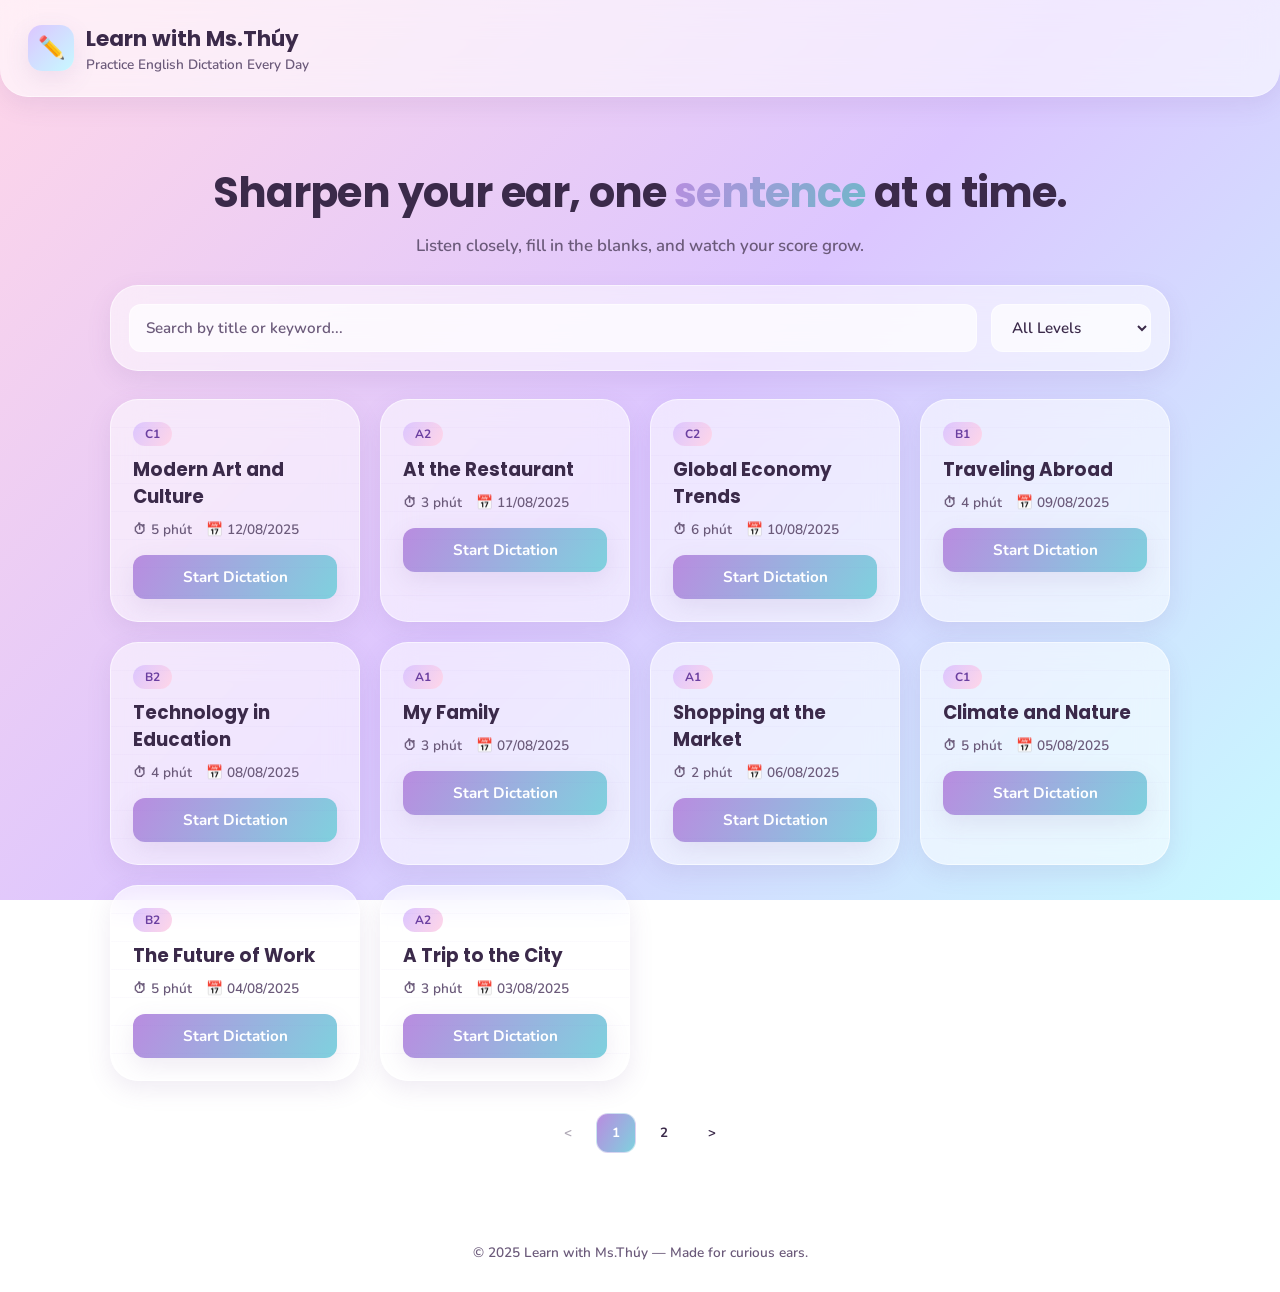
<file: index.html>
<!DOCTYPE html>
<html lang="en">
<head>
  <meta charset="UTF-8" />
  <meta name="viewport" content="width=device-width, initial-scale=1.0" />

  <!-- ===== SEO ===== -->
  <title>Learn with Ms.Thúy | English Dictation Practice</title>
  <meta name="description" content="Practice English Dictation from A1 to C2 with audio, hints, scoring, and instant feedback." />
  <meta name="color-scheme" content="light dark" />

  <!-- ===== Fonts ===== -->
  <link rel="preconnect" href="https://fonts.googleapis.com">
  <link rel="preconnect" href="https://fonts.gstatic.com" crossorigin>
  <link href="https://fonts.googleapis.com/css2?family=Poppins:wght@600;700;800&family=Nunito:wght@400;600;700;800&display=swap" rel="stylesheet">

  <!-- ===== Styles ===== -->
  <link rel="stylesheet" href="assets/css/style.css" />
</head>
<body>
  <a class="skip-link" href="#main-content">Skip to content</a>

  <!-- ===== Header ===== -->
  <header class="app-header">
    <div class="brand">
      <div class="brand-badge" aria-hidden="true">✏️</div>
      <div class="brand-text">
        <h1>Learn with Ms.Thúy</h1>
        <p>Practice English Dictation Every Day</p>
      </div>
    </div>
  </header>

  <main class="page" id="main-content">
    <!-- ===== Hero ===== -->
    <section class="hero">
      <h1>Sharpen your ear, one <span class="accent">sentence</span> at a time.</h1>
      <p>Listen closely, fill in the blanks, and watch your score grow.</p>
    </section>

    <!-- ===== Search + Filter ===== -->
    <section class="filter-bar glass" role="search">
      <input
        type="search"
        id="search-input"
        class="search-input"
        placeholder="Search by title or keyword..."
        aria-label="Search lessons by title or keyword"
      />
      <select id="level-select" class="level-select" aria-label="Filter by level">
        <option value="all">All Levels</option>
        <option value="A1">A1</option>
        <option value="A2">A2</option>
        <option value="B1">B1</option>
        <option value="B2">B2</option>
        <option value="C1">C1</option>
        <option value="C2">C2</option>
      </select>
    </section>

    <!-- ===== Lesson grid (populated by main.js) ===== -->
    <section class="lesson-grid" id="lesson-grid" aria-live="polite">
      <p class="loading-state">Loading lessons...</p>
    </section>

    <!-- ===== Pagination ===== -->
    <nav class="pagination" id="pagination" aria-label="Lesson pages"></nav>
  </main>

  <footer class="site-footer">
    <p>© 2025 Learn with Ms.Thúy — Made for curious ears.</p>
  </footer>

  <script src="assets/js/main.js"></script>
</body>
</html>
</file>
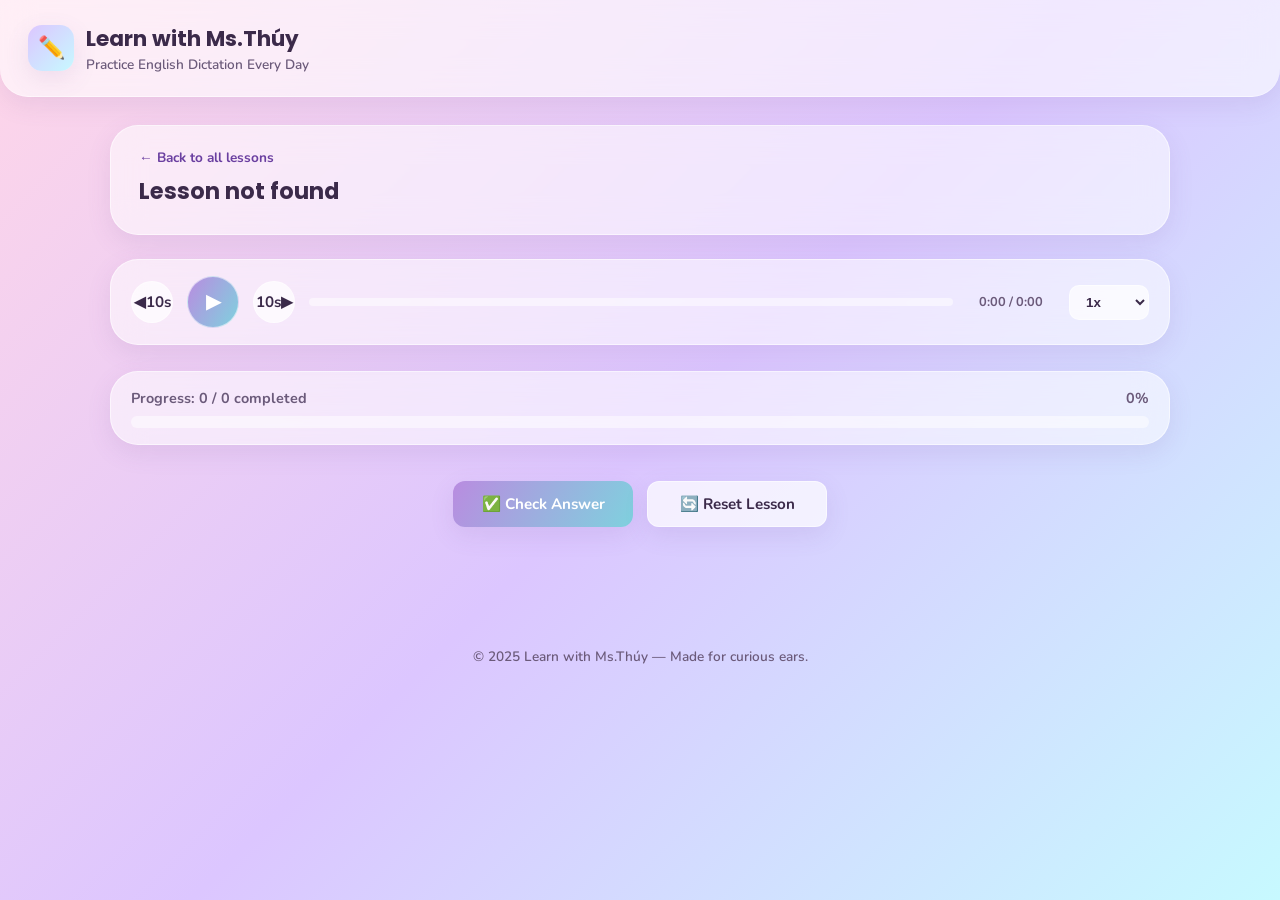
<file: lesson.html>
<!DOCTYPE html>
<html lang="en">
<head>
  <meta charset="UTF-8" />
  <meta name="viewport" content="width=device-width, initial-scale=1.0" />

  <title id="page-title">Dictation Practice | Learn with Ms.Thúy</title>
  <meta name="description" content="Practice English dictation with audio, hints, and instant scoring." />
  <meta name="color-scheme" content="light dark" />

  <link rel="preconnect" href="https://fonts.googleapis.com">
  <link rel="preconnect" href="https://fonts.gstatic.com" crossorigin>
  <link href="https://fonts.googleapis.com/css2?family=Poppins:wght@600;700;800&family=Nunito:wght@400;600;700;800&display=swap" rel="stylesheet">

  <link rel="stylesheet" href="assets/css/style.css" />
</head>
<body>
  <a class="skip-link" href="#main-content">Skip to content</a>

  <header class="app-header">
    <div class="brand">
      <div class="brand-badge" aria-hidden="true">✏️</div>
      <div class="brand-text">
        <h1>Learn with Ms.Thúy</h1>
        <p>Practice English Dictation Every Day</p>
      </div>
    </div>
  </header>

  <main class="page" id="main-content">
    <!-- ===== Lesson meta header ===== -->
    <section class="lesson-header glass">
      <a class="back-link" href="index.html">&larr; Back to all lessons</a>
      <h2 id="lesson-title">Loading lesson...</h2>
      <div class="lesson-meta" id="lesson-meta"></div>
    </section>

    <!-- ===== Sticky audio player ===== -->
    <section class="audio-player glass" aria-label="Audio player">
      <button class="track-btn" id="rewind-btn" title="Rewind 10s" aria-label="Rewind 10 seconds">◀10s</button>
      <button class="track-btn play-btn" id="play-btn" title="Play/Pause" aria-label="Play or pause">▶</button>
      <button class="track-btn" id="forward-btn" title="Forward 10s" aria-label="Forward 10 seconds">10s▶</button>

      <div class="audio-progress" id="audio-progress-track" role="slider" aria-label="Seek audio" aria-valuemin="0" aria-valuemax="100" aria-valuenow="0" tabindex="0">
        <div class="audio-progress-fill" id="audio-progress-fill"></div>
      </div>
      <span class="audio-time" id="audio-time">0:00 / 0:00</span>

      <select class="speed-select" id="speed-select" aria-label="Playback speed">
        <option value="0.75">0.75x</option>
        <option value="1" selected>1x</option>
        <option value="1.25">1.25x</option>
        <option value="1.5">1.5x</option>
      </select>

      <audio id="lesson-audio" preload="metadata"></audio>
    </section>

    <!-- ===== Progress bar ===== -->
    <section class="progress-block glass">
      <div class="progress-label">
        <span id="progress-text">Progress: 0 / 0 completed</span>
        <span id="progress-percent">0%</span>
      </div>
      <div class="progress-bar">
        <div class="progress-bar-fill" id="progress-bar-fill" style="width:0%"></div>
      </div>
    </section>

    <!-- ===== Limit reached banner (hidden by default) ===== -->
    <div class="limit-banner glass" id="limit-banner" hidden>
      You have reached the maximum number of attempts.<br />
      All answers are now displayed.
    </div>

    <!-- ===== Sentences (rendered by dictation.js) ===== -->
    <section id="sentence-list" aria-live="polite"></section>

    <!-- ===== Action bar ===== -->
    <div class="action-bar">
      <button class="btn" id="check-btn">✅ Check Answer</button>
      <button class="btn btn-secondary" id="reset-btn">🔄 Reset Lesson</button>
    </div>

    <!-- ===== Final result card (hidden until checked) ===== -->
    <section class="final-card glass" id="final-card" hidden>
      <h2>🏆 Final Result</h2>
      <div class="final-score" id="final-score">0.0/10</div>
      <div class="final-stats">
        <div class="final-stat"><div class="num" id="stat-correct">0</div><div class="label">Correct</div></div>
        <div class="final-stat"><div class="num" id="stat-wrong">0</div><div class="label">Wrong</div></div>
        <div class="final-stat"><div class="num" id="stat-hints">0</div><div class="label">Hints Used</div></div>
        <div class="final-stat"><div class="num" id="stat-attempts">0</div><div class="label">Attempts</div></div>
      </div>
    </section>
  </main>

  <footer class="site-footer">
    <p>© 2025 Learn with Ms.Thúy — Made for curious ears.</p>
  </footer>

  <script src="assets/js/dictation.js"></script>
</body>
</html>
</file>
<file: assets/css/style.css>
/* ============================================================
   Learn with Ms.Thúy — Stylesheet
   Design language: Pastel Gradient + Glassmorphism
   ============================================================ */

/* ---------- Design tokens ---------- */
:root {
  --pink: #FFD6E8;
  --lavender: #DCC6FF;
  --sky: #C7F9FF;
  --cream: #FFF2CC;
  --white: #FFFFFF;

  --ink: #3B2A4A;          /* main text, warm dark plum instead of flat black */
  --ink-soft: #6B5A7A;     /* secondary text */
  --border-soft: rgba(255, 255, 255, 0.55);

  --correct: #4CAF7D;
  --correct-bg: #E4F7EC;
  --wrong: #E8607A;
  --wrong-bg: #FDE6EA;

  --radius-lg: 28px;
  --radius-md: 18px;
  --radius-sm: 12px;

  --shadow-soft: 0 8px 24px rgba(120, 90, 160, 0.12);
  --shadow-hover: 0 18px 40px rgba(120, 90, 160, 0.20);

  --font-display: 'Poppins', sans-serif;
  --font-body: 'Nunito', sans-serif;

  --bg-gradient: linear-gradient(135deg, #FFD6E8, #DCC6FF, #C7F9FF);
}

/* Dark mode tokens — auto per OS preference */
@media (prefers-color-scheme: dark) {
  :root {
    --ink: #F3EEFB;
    --ink-soft: #C9BEDD;
    --border-soft: rgba(255, 255, 255, 0.10);
    --correct-bg: #1E3A2E;
    --wrong-bg: #3A1E28;
    --bg-gradient: linear-gradient(135deg, #241C33, #2C2140, #1E2A3A);
    --shadow-soft: 0 8px 24px rgba(0, 0, 0, 0.35);
    --shadow-hover: 0 18px 40px rgba(0, 0, 0, 0.5);
  }
  .glass { background: rgba(40, 32, 56, 0.55) !important; }
  .lesson-card, .app-header, .filter-bar, .pagination button,
  .audio-player, .sentence-block, .final-card, .search-input,
  .level-select { background: rgba(40, 32, 56, 0.55); }
}

/* ---------- Reset ---------- */
* { box-sizing: border-box; }
html { scroll-behavior: smooth; }
body {
  margin: 0;
  font-family: var(--font-body);
  color: var(--ink);
  background: var(--bg-gradient);
  background-attachment: fixed;
  min-height: 100vh;
  -webkit-font-smoothing: antialiased;
}
h1, h2, h3, h4 { font-family: var(--font-display); margin: 0; }
p { margin: 0; }
a { color: inherit; text-decoration: none; }
button { font-family: var(--font-body); cursor: pointer; border: none; }
img { max-width: 100%; display: block; }

/* Respect reduced motion */
@media (prefers-reduced-motion: reduce) {
  * { animation-duration: 0.01ms !important; transition-duration: 0.01ms !important; }
}

/* Visible keyboard focus everywhere */
a:focus-visible, button:focus-visible, input:focus-visible,
textarea:focus-visible, select:focus-visible {
  outline: 3px solid #7C5CC6;
  outline-offset: 2px;
}

/* ---------- Glass utility ---------- */
.glass {
  background: rgba(255, 255, 255, 0.55);
  backdrop-filter: blur(16px);
  -webkit-backdrop-filter: blur(16px);
  border: 1px solid var(--border-soft);
  border-radius: var(--radius-lg);
  box-shadow: var(--shadow-soft);
}

/* ---------- Layout shell ---------- */
.page {
  max-width: 1100px;
  margin: 0 auto;
  padding: 0 20px 60px;
}

/* ---------- Header ---------- */
.app-header {
  position: sticky;
  top: 0;
  z-index: 50;
  margin: 0 0 28px;
  padding: 22px 28px;
  border-radius: 0 0 var(--radius-lg) var(--radius-lg);
  background: rgba(255, 255, 255, 0.6);
  backdrop-filter: blur(16px);
  -webkit-backdrop-filter: blur(16px);
  border-bottom: 1px solid var(--border-soft);
  box-shadow: var(--shadow-soft);
  display: flex;
  align-items: center;
  justify-content: space-between;
  gap: 16px;
  flex-wrap: wrap;
}
.brand { display: flex; align-items: center; gap: 12px; }
.brand-badge {
  width: 46px; height: 46px;
  border-radius: 14px;
  background: linear-gradient(135deg, var(--lavender), var(--sky));
  display: flex; align-items: center; justify-content: center;
  font-size: 22px;
  box-shadow: var(--shadow-soft);
  flex-shrink: 0;
}
.brand-text h1 { font-size: 1.35rem; font-weight: 700; color: var(--ink); }
.brand-text p { font-size: 0.85rem; color: var(--ink-soft); font-weight: 600; }

/* ---------- Hero ---------- */
.hero {
  text-align: center;
  padding: 36px 20px 28px;
}
.hero h1 {
  font-size: clamp(1.8rem, 4vw, 2.6rem);
  font-weight: 700;
  color: var(--ink);
  letter-spacing: -0.02em;
}
.hero .accent {
  background: linear-gradient(120deg, #B98CE0, #6FB8C9);
  -webkit-background-clip: text;
  background-clip: text;
  color: transparent;
}
.hero p {
  margin-top: 10px;
  font-size: 1.05rem;
  color: var(--ink-soft);
  font-weight: 600;
}

/* ---------- Search + Filter bar ---------- */
.filter-bar {
  display: flex;
  gap: 14px;
  flex-wrap: wrap;
  padding: 18px;
  margin-bottom: 28px;
}
.search-input, .level-select {
  font-family: var(--font-body);
  font-weight: 600;
  font-size: 0.95rem;
  color: var(--ink);
  background: rgba(255, 255, 255, 0.7);
  border: 1px solid var(--border-soft);
  border-radius: var(--radius-sm);
  padding: 12px 16px;
}
.search-input {
  flex: 1 1 240px;
}
.search-input::placeholder { color: var(--ink-soft); }
.level-select { flex: 0 0 160px; }

/* ---------- Lesson grid ---------- */
.lesson-grid {
  display: grid;
  grid-template-columns: repeat(auto-fill, minmax(240px, 1fr));
  gap: 20px;
}
.lesson-card {
  padding: 22px;
  display: flex;
  flex-direction: column;
  gap: 10px;
  transition: transform 0.3s ease, box-shadow 0.3s ease;
  position: relative;
  overflow: hidden;
}
.lesson-card::before {
  /* subtle notebook-rule signature texture, echoes "dictation exercise book" */
  content: "";
  position: absolute;
  inset: 0;
  background: repeating-linear-gradient(
    to bottom,
    transparent 0,
    transparent 27px,
    rgba(124, 92, 198, 0.06) 28px
  );
  pointer-events: none;
}
.lesson-card:hover {
  transform: translateY(-6px) scale(1.02);
  box-shadow: var(--shadow-hover);
}
.badge {
  align-self: flex-start;
  font-size: 0.75rem;
  font-weight: 700;
  padding: 4px 12px;
  border-radius: 999px;
  color: #6A3FA0;
  background: linear-gradient(120deg, var(--lavender), var(--pink));
}
.lesson-card h3 { font-size: 1.15rem; color: var(--ink); }
.lesson-meta {
  display: flex;
  gap: 14px;
  font-size: 0.85rem;
  color: var(--ink-soft);
  font-weight: 600;
}
.btn {
  margin-top: 6px;
  padding: 12px 18px;
  border-radius: var(--radius-sm);
  font-weight: 700;
  font-size: 0.95rem;
  text-align: center;
  background: linear-gradient(120deg, #B98CE0, #7FD1DE);
  color: #ffffff;
  transition: transform 0.3s ease, box-shadow 0.3s ease;
  box-shadow: var(--shadow-soft);
}
.btn:hover { transform: translateY(-2px); box-shadow: var(--shadow-hover); }
.btn-secondary {
  background: rgba(255, 255, 255, 0.7);
  color: var(--ink);
  border: 1px solid var(--border-soft);
}
.btn:disabled { opacity: 0.45; cursor: not-allowed; transform: none; box-shadow: none; }

.empty-state, .loading-state {
  grid-column: 1 / -1;
  text-align: center;
  padding: 40px 20px;
  color: var(--ink-soft);
  font-weight: 600;
}

/* ---------- Pagination ---------- */
.pagination {
  display: flex;
  justify-content: center;
  gap: 8px;
  margin-top: 32px;
  flex-wrap: wrap;
}
.pagination button {
  min-width: 40px;
  height: 40px;
  border-radius: 12px;
  background: rgba(255, 255, 255, 0.6);
  border: 1px solid var(--border-soft);
  color: var(--ink);
  font-weight: 700;
  transition: transform 0.2s ease, background 0.2s ease;
}
.pagination button:hover:not(:disabled) { transform: translateY(-2px); background: rgba(255,255,255,0.9); }
.pagination button.active {
  background: linear-gradient(120deg, #B98CE0, #7FD1DE);
  color: #fff;
}
.pagination button:disabled { opacity: 0.4; cursor: not-allowed; }

/* ---------- Footer ---------- */
.site-footer {
  text-align: center;
  padding: 30px 20px;
  color: var(--ink-soft);
  font-weight: 600;
  font-size: 0.85rem;
}

/* ============================================================
   Lesson page
   ============================================================ */
.lesson-header {
  padding: 20px 28px;
  margin-bottom: 24px;
}
.lesson-header .back-link {
  font-size: 0.85rem;
  font-weight: 700;
  color: #6A3FA0;
}
.lesson-header h2 { font-size: 1.4rem; margin-top: 6px; }
.lesson-header .lesson-meta { margin-top: 6px; }

/* Sticky audio player */
.audio-player {
  position: sticky;
  top: 12px;
  z-index: 60;
  margin-bottom: 26px;
  padding: 16px 20px;
  display: flex;
  align-items: center;
  gap: 14px;
  flex-wrap: wrap;
}
.audio-player .track-btn {
  width: 42px; height: 42px;
  border-radius: 50%;
  background: rgba(255,255,255,0.7);
  border: 1px solid var(--border-soft);
  font-size: 0.95rem;
  font-weight: 700;
  color: var(--ink);
  display: flex; align-items: center; justify-content: center;
  transition: transform 0.2s ease;
}
.audio-player .track-btn:hover { transform: scale(1.08); }
.audio-player .play-btn {
  width: 52px; height: 52px;
  font-size: 1.2rem;
  background: linear-gradient(120deg, #B98CE0, #7FD1DE);
  color: #fff;
}
.audio-progress {
  flex: 1 1 160px;
  height: 8px;
  border-radius: 999px;
  background: rgba(255,255,255,0.5);
  overflow: hidden;
  cursor: pointer;
}
.audio-progress-fill {
  height: 100%;
  width: 0%;
  background: linear-gradient(90deg, #B98CE0, #7FD1DE);
  transition: width 0.1s linear;
}
.audio-time {
  font-size: 0.8rem;
  font-weight: 700;
  color: var(--ink-soft);
  min-width: 88px;
  text-align: center;
}
.speed-select {
  padding: 8px 12px;
  border-radius: 10px;
  background: rgba(255,255,255,0.7);
  border: 1px solid var(--border-soft);
  font-weight: 700;
  color: var(--ink);
}

/* Progress summary */
.progress-block {
  padding: 16px 20px;
  margin-bottom: 24px;
}
.progress-label {
  display: flex;
  justify-content: space-between;
  font-weight: 700;
  font-size: 0.9rem;
  margin-bottom: 8px;
  color: var(--ink-soft);
}
.progress-bar {
  height: 12px;
  border-radius: 999px;
  background: rgba(255,255,255,0.5);
  overflow: hidden;
}
.progress-bar-fill {
  height: 100%;
  border-radius: 999px;
  background: linear-gradient(90deg, #FFB4CE, #B98CE0, #7FD1DE);
  transition: width 0.4s ease;
}

/* Sentence blocks */
.sentence-block {
  padding: 20px;
  margin-bottom: 18px;
  transition: box-shadow 0.3s ease;
}
.sentence-block.state-correct { box-shadow: 0 0 0 2px var(--correct) inset, var(--shadow-soft); }
.sentence-block.state-wrong { box-shadow: 0 0 0 2px var(--wrong) inset, var(--shadow-soft); }

.sentence-top {
  display: flex;
  justify-content: space-between;
  align-items: center;
  margin-bottom: 10px;
}
.sentence-number {
  font-weight: 700;
  color: var(--ink-soft);
  font-size: 0.9rem;
}
.sentence-status { font-size: 1.1rem; }
.sentence-status.correct { color: var(--correct); }
.sentence-status.wrong { color: var(--wrong); }

.blank-line {
  font-family: 'Courier New', monospace;
  letter-spacing: 1px;
  font-size: 1.05rem;
  color: var(--ink-soft);
  margin-bottom: 10px;
  word-break: break-word;
  line-height: 1.7;
}

.sentence-input {
  width: 100%;
  resize: vertical;
  min-height: 46px;
  padding: 12px 14px;
  border-radius: var(--radius-sm);
  border: 1px solid var(--border-soft);
  background: rgba(255,255,255,0.7);
  font-family: var(--font-body);
  font-size: 1rem;
  color: var(--ink);
}
.sentence-input.correct-input { background: var(--correct-bg); }
.sentence-input.wrong-input { background: var(--wrong-bg); }

.sentence-answer-reveal {
  margin-top: 8px;
  font-size: 0.9rem;
  font-weight: 700;
  color: var(--correct);
}

.sentence-actions {
  display: flex;
  gap: 10px;
  margin-top: 12px;
  flex-wrap: wrap;
}
.hint-btn {
  padding: 8px 14px;
  border-radius: 999px;
  background: var(--cream);
  color: #8A6D00;
  font-weight: 700;
  font-size: 0.85rem;
  transition: transform 0.2s ease;
}
.hint-btn:hover { transform: translateY(-2px); }

/* Bottom action bar */
.action-bar {
  display: flex;
  justify-content: center;
  gap: 14px;
  margin: 30px 0;
  flex-wrap: wrap;
}
.action-bar .btn { min-width: 180px; }

/* Limit-reached banner */
.limit-banner {
  padding: 16px 20px;
  margin-bottom: 20px;
  background: var(--wrong-bg);
  color: var(--wrong);
  font-weight: 700;
  text-align: center;
}

/* Final result card */
.final-card {
  padding: 30px;
  text-align: center;
  margin-top: 20px;
}
.final-card h2 { font-size: 1.6rem; margin-bottom: 6px; }
.final-score {
  font-size: 2.6rem;
  font-weight: 800;
  margin: 12px 0;
  background: linear-gradient(120deg, #B98CE0, #6FB8C9);
  -webkit-background-clip: text;
  background-clip: text;
  color: transparent;
}
.final-stats {
  display: grid;
  grid-template-columns: repeat(auto-fit, minmax(110px, 1fr));
  gap: 14px;
  margin-top: 20px;
}
.final-stat {
  padding: 14px;
  border-radius: var(--radius-sm);
  background: rgba(255,255,255,0.6);
}
.final-stat .num { font-size: 1.4rem; font-weight: 800; color: var(--ink); }
.final-stat .label { font-size: 0.8rem; color: var(--ink-soft); font-weight: 700; margin-top: 4px; }

/* Skip link for a11y */
.skip-link {
  position: absolute;
  left: -999px;
  top: auto;
  background: #fff;
  padding: 10px 16px;
  border-radius: 10px;
  z-index: 999;
}
.skip-link:focus { left: 12px; top: 12px; }

/* ---------- Responsive ---------- */
@media (max-width: 640px) {
  .app-header { padding: 16px; border-radius: 0 0 var(--radius-md) var(--radius-md); }
  .brand-text h1 { font-size: 1.1rem; }
  .hero { padding: 24px 12px 20px; }
  .filter-bar { padding: 14px; }
  .lesson-grid { grid-template-columns: 1fr 1fr; gap: 14px; }
  .audio-player { top: 8px; padding: 12px 14px; gap: 10px; }
  .audio-time { min-width: 70px; font-size: 0.72rem; }
  .action-bar .btn { min-width: 140px; }
}
@media (max-width: 420px) {
  .lesson-grid { grid-template-columns: 1fr; }
}
</file>
